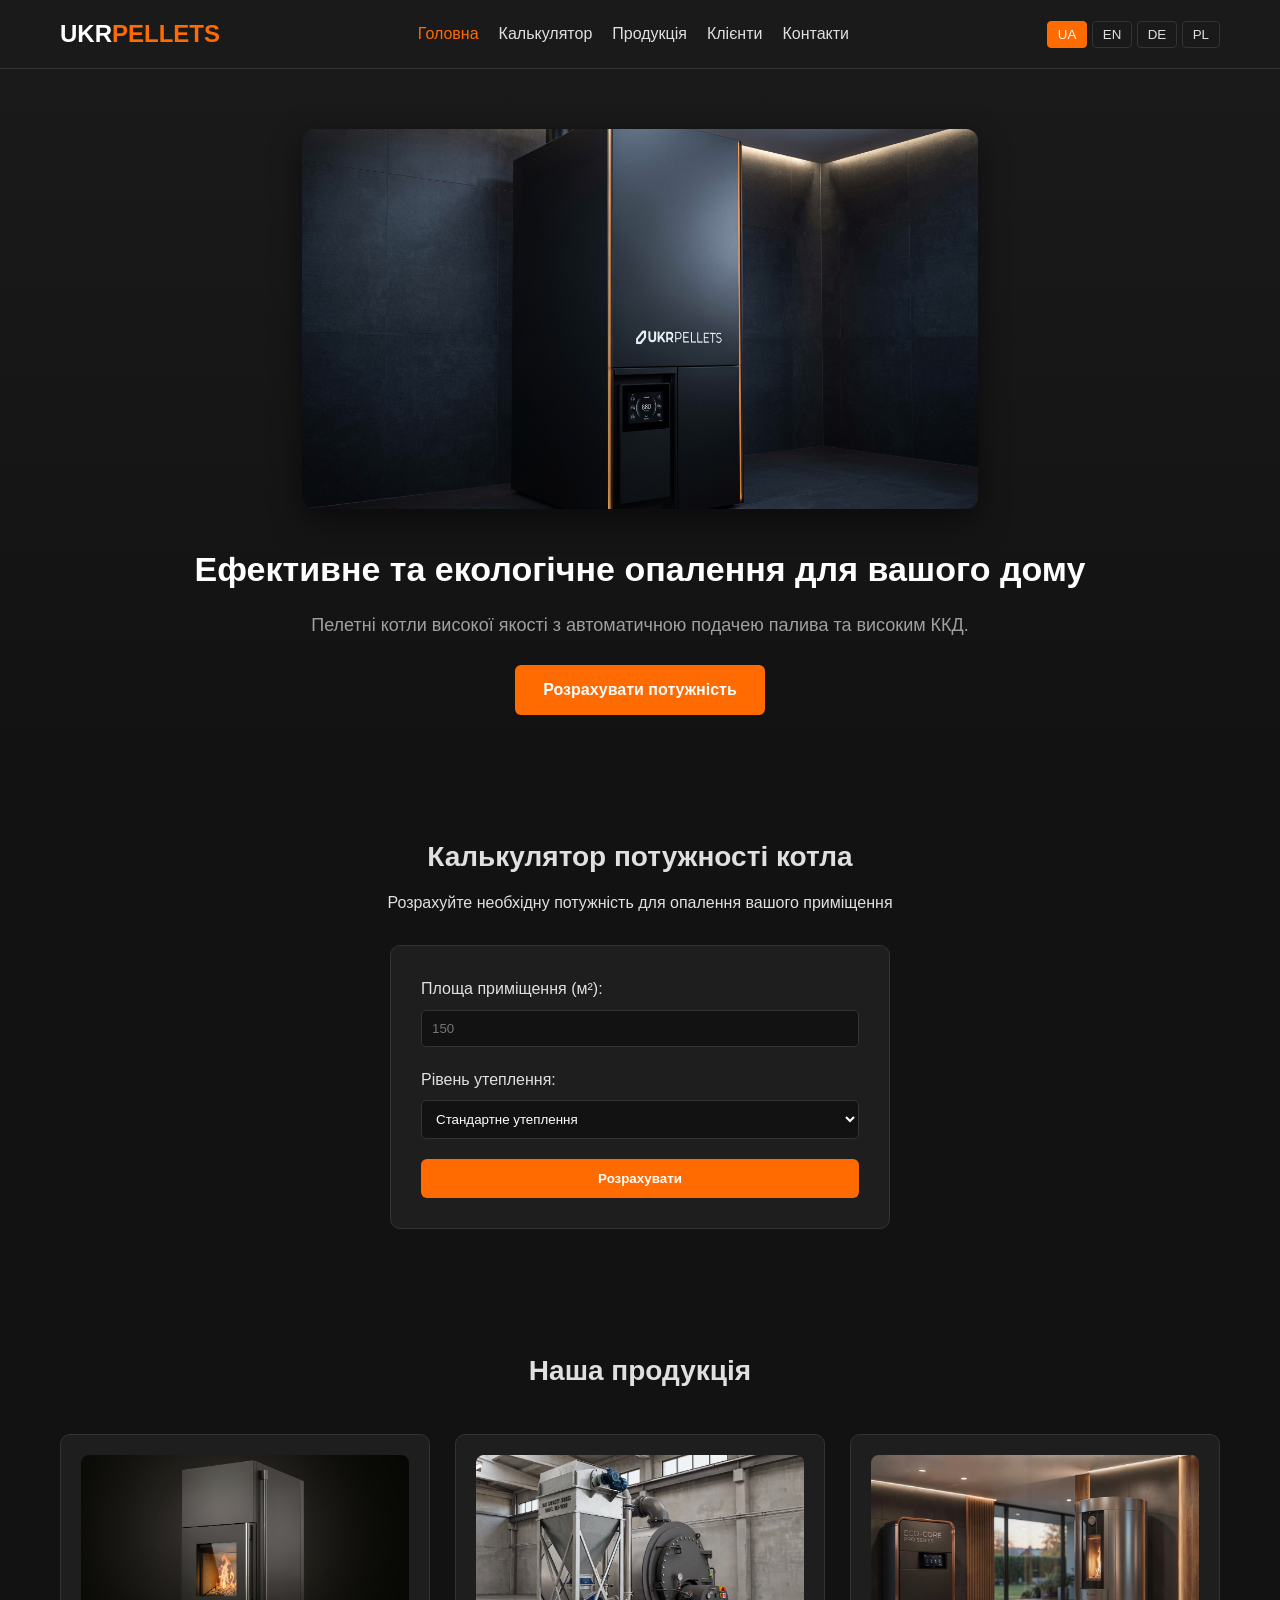
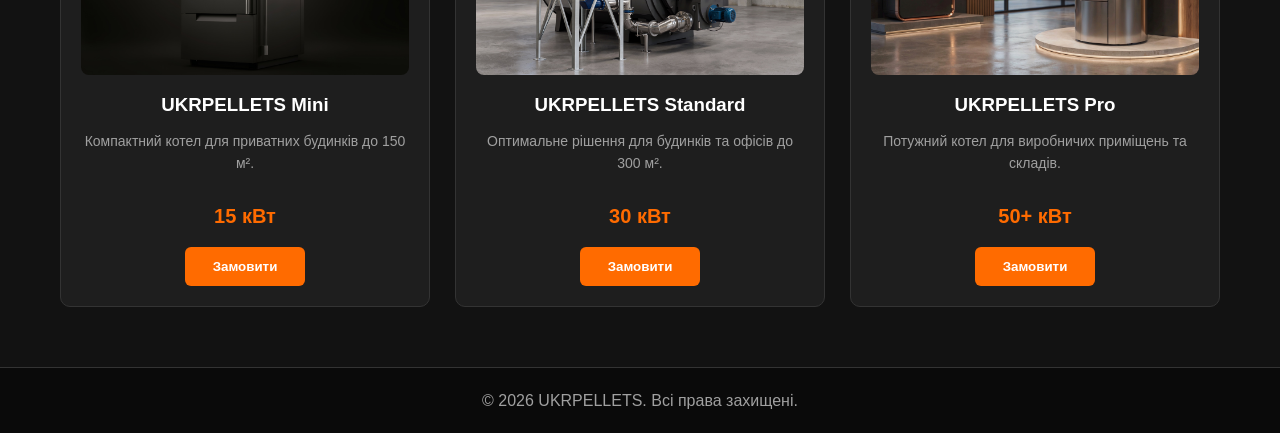
<file: index.html>
<!DOCTYPE html>
<html lang="uk">
<head>
    <meta charset="UTF-8">
    <meta name="viewport" content="width=device-width, initial-scale=1.0">
    <title>UKRPELLETS — Пелетні котли та обладнання</title>
    <link rel="stylesheet" href="style.css">
</head>
<body>

    <!-- Шапка сайту / Навігація -->
    <header class="header">
        <div class="container header-container">
            <div class="logo">
                <a href="index.html">UKR<span>PELLETS</span></a>
            </div>
            
            <nav class="nav">
                <ul class="nav-list">
                    <li><a href="index.html" class="active" data-i18n="home">Головна</a></li>
                    <li><a href="#calculator" data-i18n="calc">Калькулятор</a></li>
                    <li><a href="#products" data-i18n="prod">Продукція</a></li>
                    <li><a href="clients.html" data-i18n="clients">Клієнти</a></li>
                    <li><a href="contacts.html" data-i18n="contacts">Контакти</a></li>
                </ul>
            </nav>

            <div class="lang-switcher">
                <button class="lang-btn active" data-lang="uk">UA</button>
                <button class="lang-btn" data-lang="en">EN</button>
                <button class="lang-btn" data-lang="de">DE</button>
                <button class="lang-btn" data-lang="pl">PL</button>
            </div>
        </div>
    </header>

    <!-- Головний банер (Hero) -->
    <section class="hero">
        <div class="container hero-content">
            <div class="hero-image">
                <img src="hero-bg.jpg" alt="Пелетний котел UKRPELLETS">
            </div>

            <h1 data-i18n="heroTitle">Ефективне та екологічне опалення для вашого дому</h1>
            <p data-i18n="heroSub">Пелетні котли високої якості з автоматичною подачею палива та високим ККД.</p>
            <a href="#calculator" class="btn btn-primary" data-i18n="btnCalc">Розрахувати потужність</a>
        </div>
    </section>

    <!-- Калькулятор -->
    <section id="calculator" class="calculator-section">
        <div class="container">
            <h2 data-i18n="calcTitle">Калькулятор потужності котла</h2>
            <p style="text-align: center;" data-i18n="calcSub">
                Розрахуйте необхідну потужність для опалення вашого приміщення
            </p>

            <div class="calc-box">
                <div class="form-group">
                    <label for="area" data-i18n="labelArea">Площа приміщення (м²):</label>
                    <input type="number" id="area" placeholder="150" min="10" max="1000">
                </div>

                <div class="form-group">
                    <label for="insulation" data-i18n="labelIns">Рівень утеплення:</label>
                    <select id="insulation">
                        <option value="1.2" data-i18n="insPoor">Слабке утеплення</option>
                        <option value="1.0" selected data-i18n="insStd">Стандартне утеплення</option>
                        <option value="0.8" data-i18n="insGood">Хороше утеплення (енергоефективне)</option>
                    </select>
                </div>

                <button id="calc-btn" class="btn btn-primary" style="width:100%;" data-i18n="btnDoCalc">Розрахувати</button>

                <div id="calc-result" class="result-box" style="display: none;">
                    <span data-i18n="resLabel">Рекомендована потужність котла:</span>
                    <strong id="result-power">0</strong> кВт
                </div>
            </div>
        </div>
    </section>

    <!-- Продукція -->
    <section id="products" class="products-section">
    <div class="container">
        <h2 class="section-title" data-i18n="prodTitle">Наша продукція</h2>
        <div class="products-grid">
            
            <!-- Карточка 1 -->
            <div class="product-card">
                <img src="product-1.jpg" alt="UKRPELLETS Mini">
                <h3>UKRPELLETS Mini</h3>
                <p data-i18n="prod1Desc">Компактний котел для приватних будинків до 150 м².</p>
                <div class="product-power">15 кВт</div>
                <button class="btn btn-primary" data-i18n="orderBtn">Замовити</button>
            </div>

            <!-- Карточка 2 -->
            <div class="product-card">
                <img src="product-2.jpg" alt="UKRPELLETS Standard">
                <h3>UKRPELLETS Standard</h3>
                <p data-i18n="prod2Desc">Оптимальне рішення для будинків та офісів до 300 м².</p>
                <div class="product-power">30 кВт</div>
                <button class="btn btn-primary" data-i18n="orderBtn">Замовити</button>
            </div>

            <!-- Карточка 3 -->
            <div class="product-card">
                <img src="product-3.jpg" alt="UKRPELLETS Pro">
                <h3>UKRPELLETS Pro</h3>
                <p data-i18n="prod3Desc">Потужний котел для виробничих приміщень та складів.</p>
                <div class="product-power">50+ кВт</div>
                <button class="btn btn-primary" data-i18n="orderBtn">Замовити</button>
            </div>

        </div>
    </div>
</section>
    <footer class="footer">
        <div class="container">
            <p>&copy; 2026 UKRPELLETS. <span data-i18n="rights">Всі права захищені.</span></p>
        </div>
    </footer>

    <script src="script.js"></script>
</body>
</html>
</file>
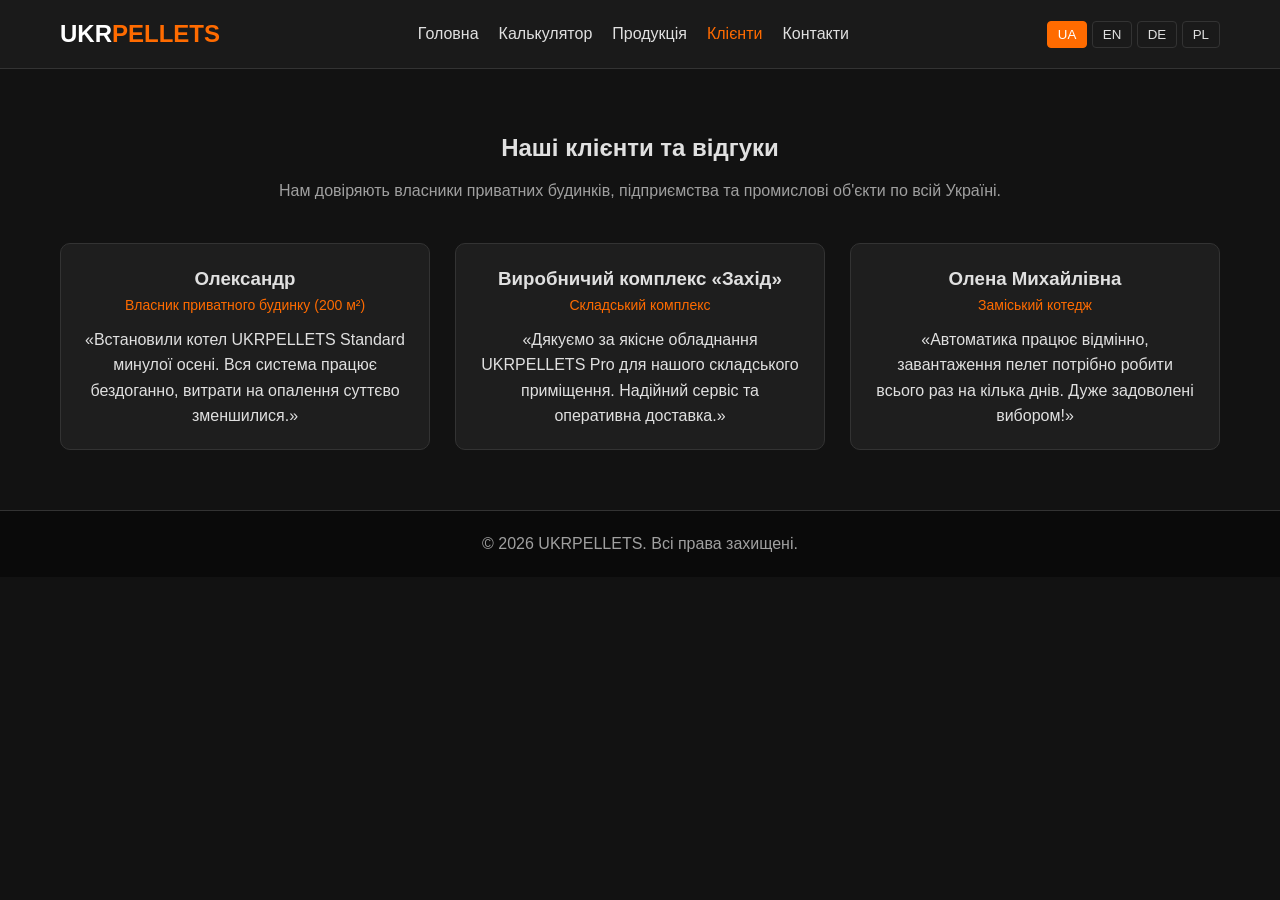
<file: clients.html>
<!DOCTYPE html>
<html lang="uk">
<head>
    <meta charset="UTF-8">
    <meta name="viewport" content="width=device-width, initial-scale=1.0">
    <title>Наші клієнти — UKRPELLETS</title>
    <link rel="stylesheet" href="style.css">
</head>
<body>

    <header class="header">
        <div class="container header-container">
            <div class="logo">
                <a href="index.html">UKR<span>PELLETS</span></a>
            </div>
            
            <nav class="nav">
                <ul class="nav-list">
                    <li><a href="index.html" data-i18n="home">Головна</a></li>
                    <li><a href="index.html#calculator" data-i18n="calc">Калькулятор</a></li>
                    <li><a href="index.html#products" data-i18n="prod">Продукція</a></li>
                    <li><a href="clients.html" class="active" data-i18n="clients">Клієнти</a></li>
                    <li><a href="contacts.html" data-i18n="contacts">Контакти</a></li>
                </ul>
            </nav>

            <div class="lang-switcher">
                <button class="lang-btn active" data-lang="uk">UA</button>
                <button class="lang-btn" data-lang="en">EN</button>
                <button class="lang-btn" data-lang="de">DE</button>
                <button class="lang-btn" data-lang="pl">PL</button>
            </div>
        </div>
    </header>

    <main>
        <section class="clients-section">
            <div class="container">
                <h1 style="text-align: center; margin-bottom: 10px;" data-i18n="clientsTitle">Наші клієнти та відгуки</h1>
                <p style="text-align: center; color: var(--text-muted);" data-i18n="clientsSub">
                    Нам довіряють власники приватних будинків, підприємства та промислові об'єкти по всій Україні.
                </p>

                <div class="clients-grid">
                    <div class="client-card">
                        <h3 data-i18n="client1Name">Олександр</h3>
                        <p style="color: var(--accent-color); font-size: 14px; margin-bottom: 10px;" data-i18n="client1Role">Власник приватного будинку (200 м²)</p>
                        <p data-i18n="client1Text">«Встановили котел UKRPELLETS Standard минулої осені. Вся система працює бездоганно, витрати на опалення суттєво зменшилися.»</p>
                    </div>

                    <div class="client-card">
                        <h3 data-i18n="client2Name">Виробничий комплекс «Захід»</h3>
                        <p style="color: var(--accent-color); font-size: 14px; margin-bottom: 10px;" data-i18n="client2Role">Складський комплекс</p>
                        <p data-i18n="client2Text">«Дякуємо за якісне обладнання UKRPELLETS Pro для нашого складського приміщення. Надійний сервіс та оперативна доставка.»</p>
                    </div>

                    <div class="client-card">
                        <h3 data-i18n="client3Name">Олена Михайлівна</h3>
                        <p style="color: var(--accent-color); font-size: 14px; margin-bottom: 10px;" data-i18n="client3Role">Заміський котедж</p>
                        <p data-i18n="client3Text">«Автоматика працює відмінно, завантаження пелет потрібно робити всього раз на кілька днів. Дуже задоволені вибором!»</p>
                    </div>
                </div>
            </div>
        </section>
    </main>

    <footer class="footer">
        <div class="container">
            <p>&copy; 2026 UKRPELLETS. <span data-i18n="rights">Всі права захищені.</span></p>
        </div>
    </footer>

    <script src="script.js"></script>
</body>
</html>
</file>
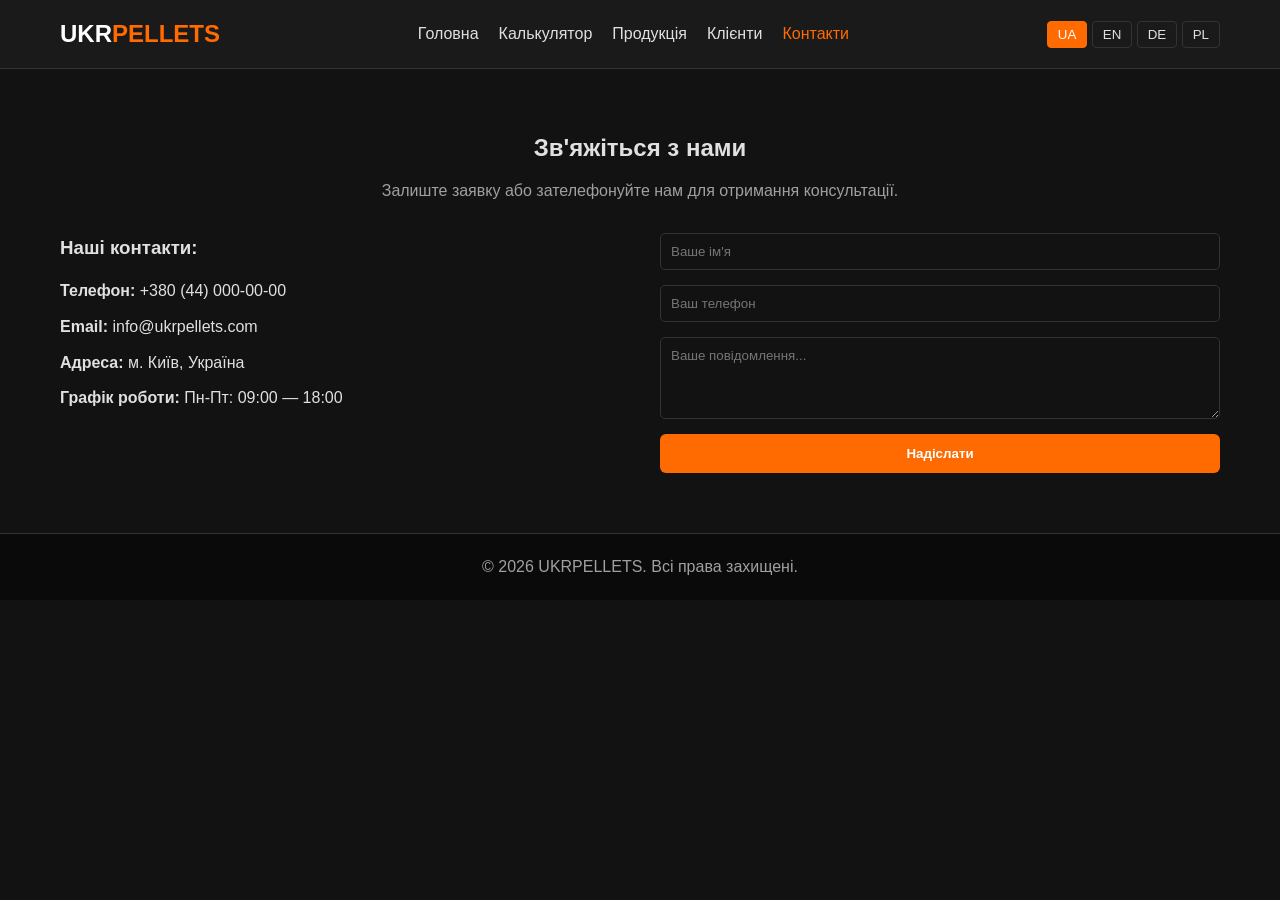
<file: contacts.html>
<!DOCTYPE html>
<html lang="uk">
<head>
    <meta charset="UTF-8">
    <meta name="viewport" content="width=device-width, initial-scale=1.0">
    <title>Контакти — UKRPELLETS</title>
    <link rel="stylesheet" href="style.css">
</head>
<body>

    <header class="header">
        <div class="container header-container">
            <div class="logo">
                <a href="index.html">UKR<span>PELLETS</span></a>
            </div>
            
            <nav class="nav">
                <ul class="nav-list">
                    <li><a href="index.html" data-i18n="home">Головна</a></li>
                    <li><a href="index.html#calculator" data-i18n="calc">Калькулятор</a></li>
                    <li><a href="index.html#products" data-i18n="prod">Продукція</a></li>
                    <li><a href="clients.html" data-i18n="clients">Клієнти</a></li>
                    <li><a href="contacts.html" class="active" data-i18n="contacts">Контакти</a></li>
                </ul>
            </nav>

            <div class="lang-switcher">
                <button class="lang-btn active" data-lang="uk">UA</button>
                <button class="lang-btn" data-lang="en">EN</button>
                <button class="lang-btn" data-lang="de">DE</button>
                <button class="lang-btn" data-lang="pl">PL</button>
            </div>
        </div>
    </header>

    <main>
        <section class="contact-section">
            <div class="container">
                <h1 style="text-align: center; margin-bottom: 10px;" data-i18n="contactTitle">Зв'яжіться з нами</h1>
                <p style="text-align: center; color: var(--text-muted);" data-i18n="contactSub">
                    Залиште заявку або зателефонуйте нам для отримання консультації.
                </p>

                <div class="contact-wrapper">
                    <div class="contact-info">
                        <h3 style="margin-bottom: 15px;"><strong data-i18n="contactInfoTitle">Наші контакти:</strong></h3>
                        <p style="margin-bottom: 10px;"><strong data-i18n="contactPhone">Телефон:</strong> +380 (44) 000-00-00</p>
                        <p style="margin-bottom: 10px;"><strong data-i18n="contactEmail">Email:</strong> info@ukrpellets.com</p>
                        <p style="margin-bottom: 10px;"><strong data-i18n="contactAddr">Адреса:</strong> <span data-i18n="contactCity">м. Київ, Україна</span></p>
                        <p style="margin-bottom: 10px;"><strong data-i18n="contactHours">Графік роботи:</strong> <span data-i18n="contactDays">Пн-Пт: 09:00 — 18:00</span></p>
                    </div>

                    <form id="order-form" class="contact-form">
                        <input type="text" name="name" placeholder="Ваше ім'я" data-i18n-ph="phName" required>
                        <input type="tel" name="phone" placeholder="Ваш телефон" data-i18n-ph="phPhone" required>
                        <textarea name="message" placeholder="Ваше повідомлення..." data-i18n-ph="phMsg" rows="4"></textarea>
                        <button type="submit" class="btn btn-primary" data-i18n="btnSend">Надіслати</button>
                    </form>
                </div>
            </div>
        </section>
    </main>

    <footer class="footer">
        <div class="container">
            <p>&copy; 2026 UKRPELLETS. <span data-i18n="rights">Всі права захищені.</span></p>
        </div>
    </footer>

    <script src="script.js"></script>
</body>
</html>
</file>
<file: style.css>
/* Переменные и сброс базовых стилей */
:root {
    --bg-color: #121212;
    --card-bg: #1e1e1e;
    --accent-color: #ff6b00;
    --accent-hover: #e05d00;
    --text-color: #e0e0e0;
    --text-muted: #a0a0a0;
    --border-color: #333333;
}

* {
    margin: 0;
    padding: 0;
    box-sizing: border-box;
    font-family: 'Segoe UI', Tahoma, Geneva, Verdana, sans-serif;
}

body {
    background-color: var(--bg-color);
    color: var(--text-color);
    line-height: 1.6;
}

.container {
    max-width: 1200px;
    margin: 0 auto;
    padding: 0 20px;
}

/* Шапка сайта и меню */
.header {
    background: #1a1a1a;
    border-bottom: 1px solid var(--border-color);
    position: sticky;
    top: 0;
    z-index: 100;
}

.header-container {
    display: flex;
    justify-content: space-between;
    align-items: center;
    padding: 15px 20px;
}

.logo a {
    color: #fff;
    font-size: 24px;
    font-weight: bold;
    text-decoration: none;
}

.logo a span {
    color: var(--accent-color);
}

.nav-list {
    display: flex;
    list-style: none;
    gap: 20px;
}

.nav-list a {
    color: var(--text-color);
    text-decoration: none;
    font-weight: 500;
    transition: color 0.3s;
}

.nav-list a:hover, .nav-list a.active {
    color: var(--accent-color);
}

.lang-switcher .lang-btn {
    background: transparent;
    border: 1px solid var(--border-color);
    color: var(--text-color);
    padding: 5px 10px;
    cursor: pointer;
    border-radius: 4px;
}

.lang-switcher .lang-btn.active {
    background: var(--accent-color);
    border-color: var(--accent-color);
    color: #fff;
}

/* Главный баннер (Hero) */
.hero {
    padding: 60px 0;
    text-align: center;
    background: linear-gradient(180deg, #1a1a1a 0%, #121212 100%);
}

.hero-image img {
    max-width: 100%;
    max-height: 380px;
    object-fit: cover;
    border-radius: 12px;
    margin-bottom: 25px;
    box-shadow: 0 10px 30px rgba(0,0,0,0.5);
}

.hero h1 {
    font-size: 34px;
    margin-bottom: 15px;
    color: #fff;
}

.hero p {
    color: var(--text-muted);
    font-size: 18px;
    margin-bottom: 25px;
}

/* Кнопки */
.btn {
    display: inline-block;
    padding: 12px 28px;
    border-radius: 6px;
    text-decoration: none;
    font-weight: 600;
    cursor: pointer;
    border: none;
    transition: background 0.3s;
}

.btn-primary {
    background: var(--accent-color);
    color: #fff;
}

.btn-primary:hover {
    background: var(--accent-hover);
}

.btn-outline {
    background: transparent;
    border: 1px solid var(--accent-color);
    color: var(--accent-color);
}

.btn-outline:hover {
    background: var(--accent-color);
    color: #fff;
}

/* Секции и Калькулятор */
section {
    padding: 60px 0;
}

h2 {
    font-size: 28px;
    margin-bottom: 10px;
    text-align: center;
}

.calc-box {
    background: var(--card-bg);
    padding: 30px;
    border-radius: 10px;
    max-width: 500px;
    margin: 30px auto 0;
    border: 1px solid var(--border-color);
}

.form-group {
    margin-bottom: 20px;
}

.form-group label {
    display: block;
    margin-bottom: 8px;
}

.form-group input, .form-group select, .contact-form input, .contact-form textarea {
    width: 100%;
    padding: 10px;
    background: #121212;
    border: 1px solid var(--border-color);
    color: #fff;
    border-radius: 5px;
}

.result-box {
    margin-top: 20px;
    padding: 15px;
    background: #2a2a2a;
    border-radius: 5px;
    text-align: center;
}

/* Сетка товаров и отзывов */
.products-grid, .product-grid, .clients-grid {
    display: grid;
    grid-template-columns: repeat(auto-fit, minmax(280px, 1fr));
    gap: 25px;
    margin-top: 40px;
}

.product-card, .client-card {
    background: var(--card-bg);
    padding: 20px;
    border-radius: 10px;
    border: 1px solid var(--border-color);
    text-align: center;
    display: flex;
    flex-direction: column;
    justify-content: space-between;
    align-items: center;
}

/* Единый фиксированный размер для всех картинок товаров */
.product-card img, .product-img {
    width: 100%;
    height: 220px;
    object-fit: cover;
    border-radius: 8px;
    margin-bottom: 15px;
}

.product-card h3 {
    margin-bottom: 10px;
    color: #fff;
}

.product-card p {
    flex-grow: 1;
    margin-bottom: 15px;
    color: var(--text-muted);
    font-size: 14px;
}

.product-power, .price {
    display: block;
    font-size: 20px;
    font-weight: bold;
    color: var(--accent-color);
    margin: 10px 0 15px 0;
}

/* Контакты */
.contact-wrapper {
    display: grid;
    grid-template-columns: repeat(auto-fit, minmax(300px, 1fr));
    gap: 40px;
    margin-top: 30px;
}

.contact-form {
    display: flex;
    flex-direction: column;
    gap: 15px;
}

/* Подвал */
.footer {
    background: #0a0a0a;
    text-align: center;
    padding: 20px 0;
    border-top: 1px solid var(--border-color);
    color: var(--text-muted);
}

/* Адаптивность для мобильных устройств */
@media (max-width: 768px) {
    .header-container {
        flex-direction: column;
        gap: 15px;
    }

    .nav-list {
        gap: 12px;
        font-size: 14px;
        flex-wrap: wrap;
        justify-content: center;
    }

    .hero h1 {
        font-size: 26px;
    }

    .hero p {
        font-size: 15px;
    }

    .products-grid, .product-grid, .clients-grid {
        grid-template-columns: 1fr;
        gap: 20px;
    }

    .product-card img, .product-img {
        height: 190px;
    }

    .contact-wrapper {
        grid-template-columns: 1fr;
    }
}
</file>
